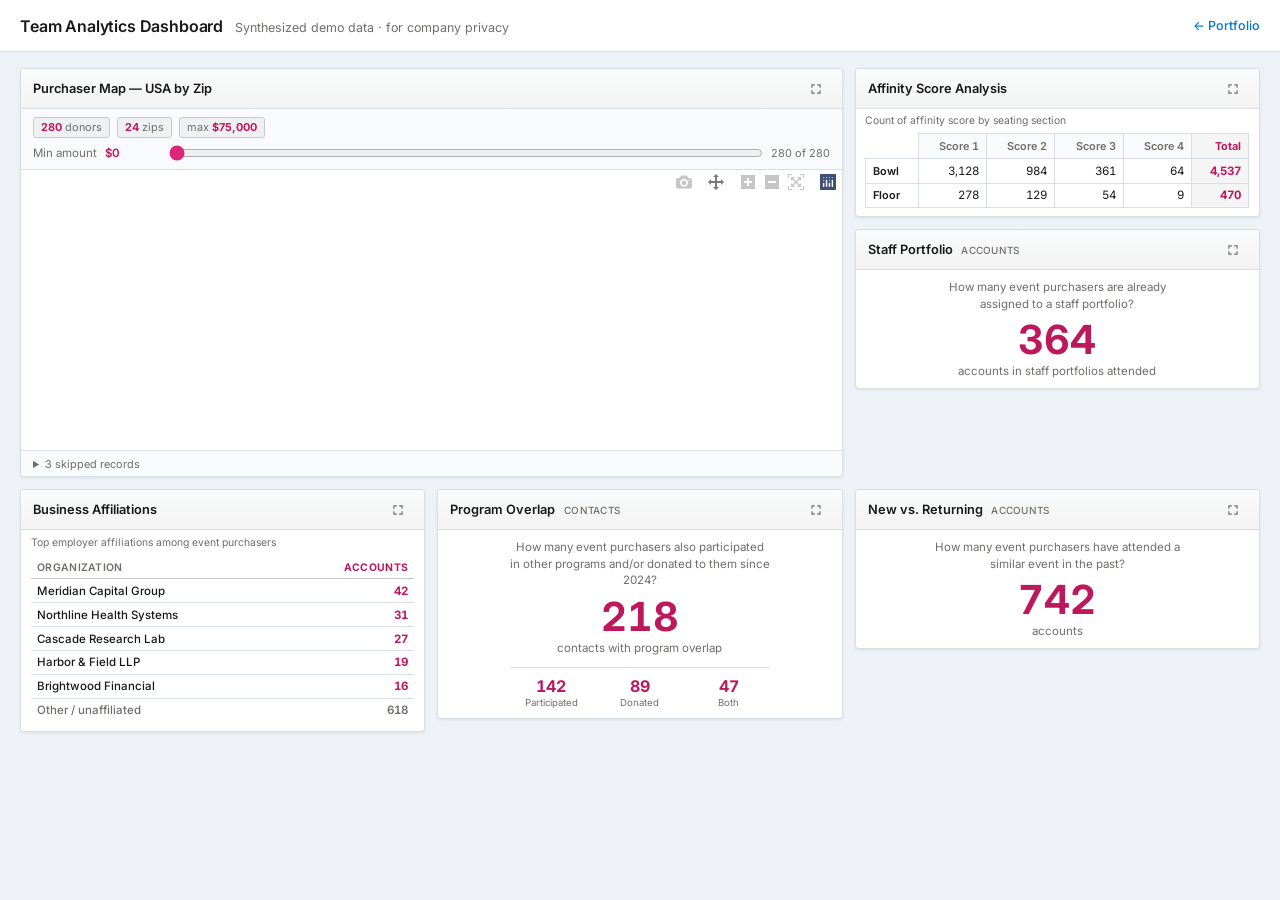
<file: dashboard/index.html>
<!DOCTYPE html>
<html lang="en">
<head>
  <meta charset="UTF-8" />
  <meta name="viewport" content="width=device-width, initial-scale=1.0" />
  <title>Team Analytics Dashboard — Case Study</title>
  <link rel="preconnect" href="https://fonts.googleapis.com">
  <link rel="preconnect" href="https://fonts.gstatic.com" crossorigin>
  <link href="https://fonts.googleapis.com/css2?family=Inter:wght@400;500;600;700&display=swap" rel="stylesheet">
  <script src="https://cdn.plot.ly/plotly-2.35.2.min.js"></script>
  <link rel="stylesheet" href="css/dashboard.css" />
</head>
<body>
  <header class="dashboard-header">
    <div class="dashboard-title-row">
      <h1>Team Analytics Dashboard</h1>
      <span class="subtitle">Synthesized demo data · for company privacy</span>
    </div>
    <a class="back-link" href="../index.html">← Portfolio</a>
  </header>

  <main class="dashboard-main">
    <div class="widget-grid">

      <section class="widget widget-wide" data-widget="donor-map" id="donor-map-widget">
        <div class="widget-header">
          <h2>Purchaser Map — USA by Zip</h2>
          <div class="widget-actions"></div>
        </div>

        <div class="widget-toolbar">
          <div class="widget-stats" id="map-stats"></div>
          <div class="widget-filter">
            <label for="min-amt-slider">Min amount</label>
            <span class="amt-label" id="min-amt-label">$0</span>
            <input type="range" id="min-amt-slider" min="0" max="75000" step="50" value="0" />
            <span class="filter-count" id="filter-count"></span>
          </div>
        </div>

        <div class="widget-body">
          <div class="widget-loading" id="map-loading">Loading map…</div>
          <div id="map" class="map-chart" style="display:none"></div>
        </div>

        <footer class="widget-footer">
          <details id="map-skipped" hidden>
            <summary></summary>
            <ul></ul>
          </details>
        </footer>
      </section>

      <div class="widget-sidebar">

      <section class="widget widget-compact" data-widget="iwave-analysis" id="iwave-widget">
        <div class="widget-header">
          <h2>Affinity Score Analysis</h2>
          <div class="widget-actions"></div>
        </div>
        <div class="widget-body widget-body-table">
          <p class="iwave-caption">Count of affinity score by seating section</p>
          <div class="iwave-table-wrap">
            <table class="iwave-table" id="iwave-table" aria-label="Affinity score analysis"></table>
          </div>
        </div>
      </section>

      <section class="widget widget-compact" data-widget="staff-portfolio" id="staff-portfolio-widget">
        <div class="widget-header">
          <h2>Staff Portfolio <span class="widget-badge">Accounts</span></h2>
          <div class="widget-actions"></div>
        </div>
        <div class="widget-body widget-body-metric">
          <p class="metric-question">How many event purchasers are already assigned to a staff portfolio?</p>
          <p class="metric-value">364</p>
          <p class="metric-label">accounts in staff portfolios attended</p>
        </div>
      </section>

      </div>

      <section class="widget widget-narrow widget-compact widget-row-2" data-widget="business-affiliations" id="business-affiliations-widget">
        <div class="widget-header">
          <h2>Business Affiliations</h2>
          <div class="widget-actions"></div>
        </div>
        <div class="widget-body widget-body-list">
          <p class="list-caption">Top employer affiliations among event purchasers</p>
          <table class="rank-table" aria-label="Business affiliations">
            <thead>
              <tr>
                <th scope="col">Organization</th>
                <th scope="col" class="num">Accounts</th>
              </tr>
            </thead>
            <tbody>
              <tr>
                <th scope="row">Meridian Capital Group</th>
                <td class="num">42</td>
              </tr>
              <tr>
                <th scope="row">Northline Health Systems</th>
                <td class="num">31</td>
              </tr>
              <tr>
                <th scope="row">Cascade Research Lab</th>
                <td class="num">27</td>
              </tr>
              <tr>
                <th scope="row">Harbor &amp; Field LLP</th>
                <td class="num">19</td>
              </tr>
              <tr>
                <th scope="row">Brightwood Financial</th>
                <td class="num">16</td>
              </tr>
              <tr>
                <th scope="row">Other / unaffiliated</th>
                <td class="num">618</td>
              </tr>
            </tbody>
          </table>
        </div>
      </section>

      <section class="widget widget-narrow widget-compact widget-row-2" data-widget="program-overlap" id="program-overlap-widget">
        <div class="widget-header">
          <h2>Program Overlap <span class="widget-badge">Contacts</span></h2>
          <div class="widget-actions"></div>
        </div>
        <div class="widget-body widget-body-metric">
          <p class="metric-question">How many event purchasers also participated in other programs and/or donated to them since 2024?</p>
          <p class="metric-value">218</p>
          <p class="metric-label">contacts with program overlap</p>
          <div class="metric-split" aria-label="Overlap breakdown">
            <div class="metric-split-item">
              <span class="metric-split-value">142</span>
              <span class="metric-split-label">Participated</span>
            </div>
            <div class="metric-split-item">
              <span class="metric-split-value">89</span>
              <span class="metric-split-label">Donated</span>
            </div>
            <div class="metric-split-item">
              <span class="metric-split-value">47</span>
              <span class="metric-split-label">Both</span>
            </div>
          </div>
        </div>
      </section>

      <section class="widget widget-narrow widget-compact widget-row-2" data-widget="new-returning" id="new-returning-widget">
        <div class="widget-header">
          <h2>New vs. Returning <span class="widget-badge">Accounts</span></h2>
          <div class="widget-actions"></div>
        </div>
        <div class="widget-body widget-body-metric">
          <p class="metric-question">How many event purchasers have attended a similar event in the past?</p>
          <p class="metric-value">742</p>
          <p class="metric-label">accounts</p>
        </div>
      </section>

    </div>
  </main>

  <script src="map-data.js"></script>
  <script src="js/dashboard.js"></script>
  <script src="js/iwave-analysis.js"></script>
  <script src="js/donor-map.js"></script>
  <script>
    document.addEventListener("DOMContentLoaded", () => {
      Dashboard.init();

      if (!window.CONCERT_MAP_DATA) {
        document.getElementById("map-loading").className = "widget-loading error";
        document.getElementById("map-loading").textContent = "Map data failed to load.";
        return;
      }

      DonorMapWidget.init(window.CONCERT_MAP_DATA);
      IwaveAnalysisWidget.init();
    });
  </script>
</body>
</html>
</file>
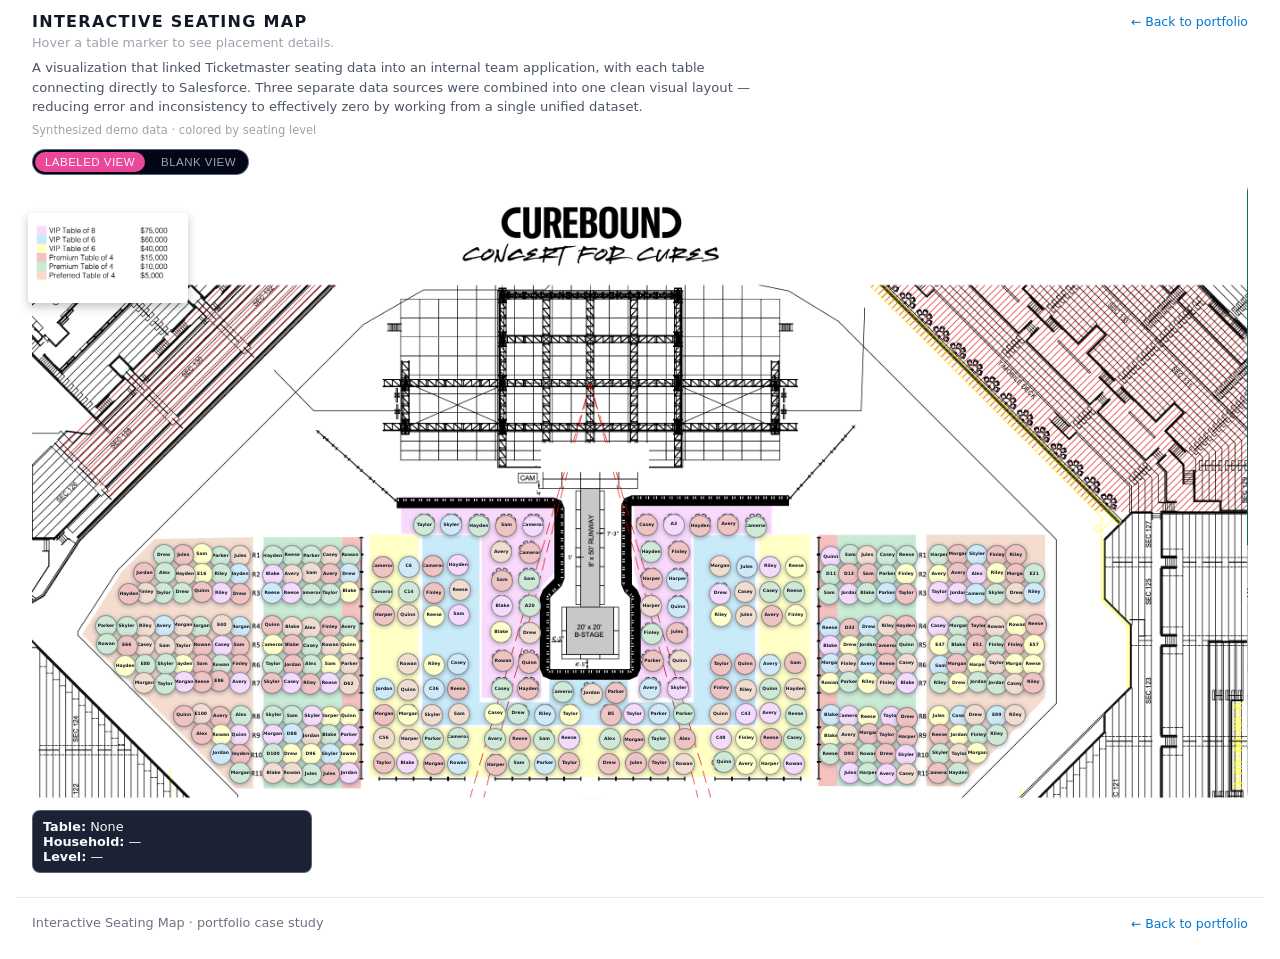
<file: interactivetablemap/index.html>
<!DOCTYPE html>
<html lang="en">
<head>
  <meta charset="UTF-8" />
  <title>Interactive Seating Map</title>
  <meta name="viewport" content="width=device-width, initial-scale=1" />
  <style>
    * { box-sizing: border-box; }

    body {
      margin: 0;
      font-family: system-ui, -apple-system, BlinkMacSystemFont, "Segoe UI", sans-serif;
      background: #ffffff;
      color: #111827;
      display: flex;
      flex-direction: column;
      align-items: center;
      min-height: 100vh;
    }

    header {
      width: 100%;
      max-width: 1400px;
      padding: 12px 16px 4px;
      display: flex;
      align-items: flex-start;
      justify-content: space-between;
      gap: 1rem;
    }

    .header-copy {
      min-width: 0;
      max-width: 52rem;
    }

    h1 {
      margin: 0;
      font-size: 1rem;
      font-weight: 600;
      letter-spacing: 0.08em;
      text-transform: uppercase;
    }

    p {
      margin: 4px 0 0;
      font-size: 0.8rem;
      color: #9ca3af;
    }

    .case-desc {
      margin-top: 8px;
      font-size: 0.82rem;
      line-height: 1.5;
      color: #4b5563;
      max-width: 46rem;
    }

    .back-link {
      flex-shrink: 0;
      margin-top: 2px;
      font-size: 0.78rem;
      font-weight: 500;
      color: #0176d3;
      text-decoration: none;
      white-space: nowrap;
    }

    .back-link:hover {
      color: #014486;
      text-decoration: underline;
    }

    .case-footer {
      width: 100%;
      max-width: 1400px;
      padding: 16px 16px 28px;
      margin-top: 8px;
      border-top: 1px solid #e5e7eb;
      display: flex;
      align-items: center;
      justify-content: space-between;
      gap: 1rem;
    }

    .case-footer p {
      margin: 0;
      color: #6b7280;
    }

    main {
      width: 100%;
      max-width: 1400px;
      padding: 4px 16px 16px;
      position: relative;
    }

    #map-container {
      position: relative;
      display: block;
      margin: 0 auto;
      max-width: 95vw;
      border-radius: 10px;
      overflow: hidden;
      background: #111;
    }

    #map-image {
      display: block;
      width: 100%;
      max-width: 100%;
      height: auto;
      user-select: none;
      pointer-events: none;
    }

    .seat-dot {
      position: absolute;
      width: 22px;
      height: 22px;
      border-radius: 999px;
      transform: translate(-50%, -50%);
      background: #ff964b;
      border: 1.5px solid rgba(17, 24, 39, 0.35);
      box-shadow: 0 1px 4px rgba(15, 23, 42, 0.35);
      cursor: pointer;
      transition: transform 120ms ease-out, box-shadow 120ms ease-out;
      display: flex;
      align-items: center;
      justify-content: center;
      padding: 1px;
      color: #111827;
      font-size: 4.5px;
      font-weight: 600;
      text-align: center;
      line-height: 1.05;
      white-space: normal;
      word-break: keep-all;
      overflow: hidden;
      z-index: 2;
    }

    .seat-dot:hover {
      transform: translate(-50%, -50%) scale(1.22);
      box-shadow: 0 0 0 3px rgba(17, 24, 39, 0.22);
      z-index: 10;
    }

    #tooltip {
      position: absolute;
      min-width: 160px;
      max-width: 260px;
      padding: 6px 8px;
      border-radius: 8px;
      font-size: 0.75rem;
      background: rgba(15, 23, 42, 0.96);
      color: #f9fafb;
      border: 1px solid rgba(148, 163, 184, 0.7);
      box-shadow: 0 10px 25px rgba(15, 23, 42, 0.95);
      transform: translate(-50%, calc(-100% - 10px));
      pointer-events: none;
      z-index: 20;
    }

    #tooltip.hidden {
      opacity: 0;
      visibility: hidden;
    }

    #tooltip-title {
      font-weight: 600;
      margin-bottom: 2px;
    }

    #tooltip-body {
      color: #e5e7eb;
    }

    #sidebar {
      margin-top: 8px;
      padding: 8px 10px;
      border-radius: 8px;
      background: rgba(15, 23, 42, 0.95);
      border: 1px solid rgba(148, 163, 184, 0.5);
      font-size: 0.8rem;
      color: #f9fafb;
      max-width: 280px;
    }

    #sidebar strong { font-weight: 600; }

    .view-tabs {
      display: inline-flex;
      gap: 6px;
      margin: 4px 0 6px;
      padding: 2px;
      border-radius: 999px;
      background: #020617;
      border: 1px solid rgba(148, 163, 184, 0.6);
    }

    .tab-button {
      border: none;
      border-radius: 999px;
      padding: 4px 10px;
      font-size: 0.72rem;
      font-weight: 500;
      letter-spacing: 0.04em;
      text-transform: uppercase;
      cursor: pointer;
      background: transparent;
      color: #9ca3af;
      transition: background-color 120ms ease-out, color 120ms ease-out;
    }

    .tab-button.active {
      background: #ec4899;
      color: #faf5ff;
    }

    .tab-button:not(.active):hover { color: #e5e7eb; }

    #legend {
      position: absolute;
      left: 12px;
      top: 72px;
      max-width: 160px;
      background: #ffffff;
      padding: 4px;
      border-radius: 4px;
      box-shadow: 0 4px 10px rgba(15, 23, 42, 0.25);
      z-index: 5;
    }

    #legend img {
      display: block;
      width: 100%;
      height: auto;
    }

    .privacy-note {
      color: #9ca3af;
      font-size: 0.72rem;
      margin-top: 6px;
    }
  </style>
</head>
<body>
  <div id="content-root">
    <header>
      <div class="header-copy">
        <h1>Interactive Seating Map</h1>
        <p>Hover a table marker to see placement details.</p>
        <p class="case-desc">
          A visualization that linked Ticketmaster seating data into an internal team application,
          with each table connecting directly to Salesforce. Three separate data sources were
          combined into one clean visual layout — reducing error and inconsistency to effectively
          zero by working from a single unified dataset.
        </p>
        <p class="privacy-note">Synthesized demo data · colored by seating level</p>
      </div>
      <a class="back-link" href="../index.html">← Back to portfolio</a>
    </header>

    <main>
      <div class="view-tabs">
        <button id="tab-labeled" class="tab-button active" type="button">Labeled View</button>
        <button id="tab-blank" class="tab-button" type="button">Blank View</button>
      </div>

      <div id="map-container">
        <img id="map-image" src="map.png" alt="Interactive event seating map" />
        <div id="tooltip" class="hidden">
          <div id="tooltip-title"></div>
          <div id="tooltip-body"></div>
        </div>
      </div>

      <div id="sidebar">
        <div><strong>Table:</strong> <span id="current-table">None</span></div>
        <div><strong>Household:</strong> <span id="current-household">—</span></div>
        <div><strong>Level:</strong> <span id="current-level">—</span></div>
      </div>

      <div id="legend">
        <img src="key.png" alt="Seating level legend" />
      </div>
    </main>

    <footer class="case-footer">
      <p>Interactive Seating Map · portfolio case study</p>
      <a class="back-link" href="../index.html">← Back to portfolio</a>
    </footer>
  </div>

  <script src="synthetic-data.js"></script>
  <script>
    const mapContainer = document.getElementById("map-container");
    const mapImage = document.getElementById("map-image");
    const tooltip = document.getElementById("tooltip");
    const tooltipTitle = document.getElementById("tooltip-title");
    const tooltipBody = document.getElementById("tooltip-body");
    const currentTableEl = document.getElementById("current-table");
    const currentHouseholdEl = document.getElementById("current-household");
    const currentLevelEl = document.getElementById("current-level");
    const tabLabeled = document.getElementById("tab-labeled");
    const tabBlank = document.getElementById("tab-blank");

    let currentView = "labeled";
    let tables = [];

    function setDetails(table) {
      if (!table) {
        currentTableEl.textContent = "None";
        currentHouseholdEl.textContent = "—";
        currentLevelEl.textContent = "—";
        return;
      }
      currentTableEl.textContent = table.tableId;
      currentHouseholdEl.textContent = table.household || "—";
      currentLevelEl.textContent = table.tierLabel + " · " + table.price;
    }

    function showTooltipAtMouse(event, table) {
      tooltipTitle.textContent = "Table " + table.tableId;
      const notes = table.notes ? "<br/><em>" + table.notes + "</em>" : "";
      tooltipBody.innerHTML =
        (table.household || "—") +
        "<br/>" +
        table.tierLabel +
        " · " +
        table.price +
        notes;

      tooltip.style.left = event.clientX - mapContainer.getBoundingClientRect().left + "px";
      tooltip.style.top = event.clientY - mapContainer.getBoundingClientRect().top + "px";
      tooltip.classList.remove("hidden");
    }

    function hideTooltip() {
      tooltip.classList.add("hidden");
    }

    function buildDots() {
      Array.from(document.querySelectorAll(".seat-dot")).forEach((d) => d.remove());

      tables.forEach((table) => {
        const dot = document.createElement("div");
        dot.className = "seat-dot";
        dot.style.left = table.x + "%";
        dot.style.top = table.y + "%";
        dot.style.background = table.color;
        dot.dataset.tableId = table.tableId;
        dot.textContent =
          currentView === "blank"
            ? ""
            : table.household === "Available"
              ? table.tableId
              : (table.household || table.tableId).split(" ")[0];

        dot.addEventListener("mouseenter", (event) => {
          setDetails(table);
          showTooltipAtMouse(event, table);
        });
        dot.addEventListener("mousemove", (event) => showTooltipAtMouse(event, table));
        dot.addEventListener("mouseleave", hideTooltip);

        mapContainer.appendChild(dot);
      });
    }

    function setView(view) {
      if (view === currentView) return;
      currentView = view;
      tabLabeled.classList.toggle("active", view === "labeled");
      tabBlank.classList.toggle("active", view === "blank");
      buildDots();
    }

    function init() {
      const data = window.SEATING_MAP_DATA;
      if (!data || !data.tables || !data.tables.length) {
        console.error("Synthetic seating data failed to load.");
        return;
      }
      tables = data.tables;
      buildDots();
    }

    mapImage.addEventListener("load", init);
    if (mapImage.complete) init();

    mapContainer.addEventListener("click", () => {
      setDetails(null);
      hideTooltip();
    });

    tabLabeled.addEventListener("click", () => setView("labeled"));
    tabBlank.addEventListener("click", () => setView("blank"));
  </script>
</body>
</html>
</file>
<file: dashboard/css/dashboard.css>
* { box-sizing: border-box; margin: 0; padding: 0; }

/* ── Light theme ── */
:root {
  --bg: #eef1f6;
  --surface: #ffffff;
  --widget-bg: #ffffff;
  --widget-header-bg: linear-gradient(180deg, #fafbfc 0%, #f3f3f3 100%);
  --toolbar-bg: #f9fafb;
  --footer-bg: #f9fafb;
  --stats-pill-bg: rgba(0, 0, 0, 0.04);
  --border: #d8dde6;
  --border-light: #c9c9c9;
  --text: #181818;
  --muted: #706e6b;
  --accent: #be185d;
  --accent-strong: #db2777;
  --link: #0176d3;
  --link-hover: #014486;
  --footer-text: #706e6b;
  --error: #c23934;
  --shadow: rgba(0, 0, 0, 0.08);
  --shadow-hover: rgba(0, 0, 0, 0.14);
  --backdrop: rgba(0, 0, 0, 0.35);
  --btn-hover-bg: rgba(190, 24, 93, 0.08);
  --header-h: 52px;
}

body {
  font-family: "Inter", system-ui, -apple-system, sans-serif;
  background: var(--bg);
  color: var(--text);
  min-height: 100vh;
  transition: background 0.2s, color 0.2s;
}

body.widget-expanded { overflow: hidden; }

/* ── Dashboard chrome ── */
.dashboard-header {
  display: flex;
  align-items: center;
  justify-content: space-between;
  height: var(--header-h);
  padding: 0 1.25rem;
  background: var(--surface);
  border-bottom: 1px solid var(--border);
  transition: background 0.2s, border-color 0.2s;
}

.dashboard-header h1 {
  font-size: 1rem;
  font-weight: 600;
  letter-spacing: -0.01em;
}

.dashboard-header .subtitle {
  font-size: 0.78rem;
  color: var(--muted);
  margin-left: 0.75rem;
  font-weight: 400;
}

.dashboard-title-row {
  display: flex;
  align-items: baseline;
}

.back-link {
  font-size: 0.78rem;
  font-weight: 500;
  color: var(--link);
  text-decoration: none;
}

.back-link:hover {
  color: var(--link-hover);
  text-decoration: underline;
}

.dashboard-main {
  padding: 1rem 1.25rem 1.5rem;
}

/* ── Widget grid (Salesforce-style) ── */
.widget-grid {
  display: grid;
  grid-template-columns: repeat(12, 1fr);
  gap: 0.75rem;
  align-items: stretch;
}

.widget {
  grid-column: span 6;
  display: flex;
  flex-direction: column;
  background: var(--widget-bg);
  border: 1px solid var(--border);
  border-radius: 4px;
  box-shadow: 0 1px 3px var(--shadow);
  min-height: 380px;
  overflow: hidden;
  transition: box-shadow 0.2s, background 0.2s, border-color 0.2s;
}

.widget:hover {
  box-shadow: 0 2px 8px var(--shadow-hover);
}

.widget-wide { grid-column: span 8; }
.widget-full { grid-column: span 12; }
.widget-narrow { grid-column: span 4; }

.widget-sidebar {
  grid-column: span 4;
  grid-row: 1;
  display: flex;
  flex-direction: column;
  gap: 0.75rem;
  align-self: start;
}

.widget-sidebar > .widget {
  width: 100%;
  min-height: 0;
}

/* Row 2: Business | Challenge | New vs Returning — same row, flush */
#donor-map-widget {
  grid-column: span 8;
  grid-row: 1;
}

.widget-row-2 {
  grid-row: 2;
  align-self: stretch;
}

#new-returning-widget {
  align-self: start;
  height: fit-content;
}

.widget-compact {
  min-height: 0;
  height: fit-content;
  align-self: start;
}

.widget-compact .widget-body {
  flex: 0 0 auto;
  min-height: 0;
  position: static;
}

@media (max-width: 1100px) {
  .widget,
  .widget-wide,
  .widget-narrow,
  .widget-sidebar { grid-column: span 12; }
}

/* ── Widget header (SF report bar) ── */
.widget-header {
  display: flex;
  align-items: center;
  justify-content: space-between;
  min-height: 40px;
  padding: 0 0.75rem;
  background: var(--widget-header-bg);
  border-bottom: 1px solid var(--border);
  flex-shrink: 0;
}

.widget-header h2 {
  font-size: 0.8rem;
  font-weight: 600;
  color: var(--text);
  white-space: nowrap;
  overflow: hidden;
  text-overflow: ellipsis;
}

.widget-title-link {
  color: var(--link);
  text-decoration: none;
}

.widget-title-link:hover {
  color: var(--link-hover);
  text-decoration: underline;
}

.widget-title-link .widget-badge {
  color: var(--muted);
}

.widget-title-link:hover .widget-badge {
  color: var(--muted);
}

.widget-actions {
  display: flex;
  align-items: center;
  gap: 0.25rem;
  flex-shrink: 0;
}

.widget-btn {
  display: flex;
  align-items: center;
  justify-content: center;
  width: 28px;
  height: 28px;
  border: none;
  border-radius: 4px;
  background: transparent;
  color: var(--muted);
  cursor: pointer;
  transition: background 0.15s, color 0.15s;
}

.widget-btn:hover {
  background: var(--btn-hover-bg);
  color: var(--accent);
}

.widget-btn svg {
  width: 14px;
  height: 14px;
  fill: currentColor;
}

/* ── Widget toolbar & body ── */
.widget-toolbar {
  padding: 0.5rem 0.75rem;
  border-bottom: 1px solid var(--border);
  background: var(--toolbar-bg);
  flex-shrink: 0;
}

.widget-stats {
  display: flex;
  flex-wrap: wrap;
  gap: 0.4rem;
  margin-bottom: 0.45rem;
  font-size: 0.68rem;
}

.widget-stats span {
  background: var(--stats-pill-bg);
  border: 1px solid var(--border-light);
  border-radius: 3px;
  padding: 0.15rem 0.45rem;
  color: var(--muted);
}

.widget-stats strong { color: var(--accent); }

.widget-filter {
  display: flex;
  align-items: center;
  gap: 0.5rem;
  font-size: 0.72rem;
  color: var(--muted);
}

.widget-filter input[type="range"] {
  flex: 1;
  min-width: 80px;
  accent-color: var(--accent-strong);
  cursor: pointer;
}

.widget-filter .amt-label {
  color: var(--accent);
  font-weight: 600;
  min-width: 3.5rem;
}

.widget-filter .filter-count {
  font-size: 0.68rem;
  white-space: nowrap;
}

.widget-body {
  flex: 1;
  position: relative;
  min-height: 280px;
}

.widget-body .map-chart {
  position: absolute;
  inset: 0;
  width: 100%;
  height: 100%;
}

.widget-loading {
  position: absolute;
  inset: 0;
  display: flex;
  align-items: center;
  justify-content: center;
  color: var(--muted);
  font-size: 0.85rem;
}

.widget-loading.error { color: var(--error); }

/* ── Placeholder widgets ── */
.widget-placeholder .widget-body {
  display: flex;
  align-items: center;
  justify-content: center;
  min-height: 200px;
}

.placeholder-inner {
  text-align: center;
  color: var(--muted);
  font-size: 0.8rem;
}

.placeholder-inner .icon {
  font-size: 1.5rem;
  margin-bottom: 0.5rem;
  opacity: 0.4;
}

.widget-badge {
  font-size: 0.62rem;
  font-weight: 500;
  color: var(--muted);
  margin-left: 0.35rem;
  text-transform: uppercase;
  letter-spacing: 0.03em;
}

.placeholder-question {
  padding: 0 0.5rem;
  max-width: 280px;
}

.placeholder-question-text {
  font-size: 0.75rem;
  line-height: 1.45;
  color: var(--text);
  margin-bottom: 0.75rem;
}

.placeholder-soon {
  font-size: 0.72rem;
  color: var(--muted);
}

/* ── Metric widgets (KPI) ── */
.widget-body-metric {
  display: flex;
  flex-direction: column;
  align-items: center;
  justify-content: center;
  text-align: center;
  padding: 0.6rem 1rem 0.65rem;
}

.widget-compact .widget-body-metric {
  padding: 0.55rem 0.85rem 0.6rem;
}

.metric-question {
  font-size: 0.72rem;
  line-height: 1.45;
  color: var(--muted);
  margin-bottom: 0.5rem;
  max-width: 260px;
}

.metric-value {
  font-size: 2.5rem;
  font-weight: 700;
  color: var(--accent);
  line-height: 1;
  font-variant-numeric: tabular-nums;
}

.metric-label {
  margin-top: 0.25rem;
  font-size: 0.72rem;
  color: var(--muted);
}

/* ── Fullscreen expand ── */
.widget.widget-fullscreen {
  position: fixed;
  inset: 0;
  z-index: 1000;
  width: 100% !important;
  height: 100% !important;
  max-width: none;
  min-height: 100vh;
  border-radius: 0;
  border: none;
  grid-column: auto !important;
}

.widget.widget-fullscreen .widget-body {
  min-height: 0;
}

.widget.widget-fullscreen .widget-btn-expand { display: none; }
.widget.widget-fullscreen .widget-btn-collapse { display: flex; }
.widget:not(.widget-fullscreen) .widget-btn-collapse { display: none; }

.fullscreen-backdrop {
  display: none;
  position: fixed;
  inset: 0;
  z-index: 999;
  background: var(--backdrop);
}

.fullscreen-backdrop.visible { display: block; }

/* ── Skipped log (collapsed in widget footer) ── */
.widget-footer {
  flex-shrink: 0;
  border-top: 1px solid var(--border);
}

.widget-footer details {
  font-size: 0.68rem;
  color: var(--footer-text);
}

.widget-footer summary {
  padding: 0.35rem 0.75rem;
  cursor: pointer;
  color: var(--muted);
  background: var(--footer-bg);
}

.widget-footer summary:hover { color: var(--accent); }

.widget-footer ul {
  padding: 0.35rem 0.75rem 0.5rem 1.5rem;
  max-height: 80px;
  overflow-y: auto;
  background: var(--footer-bg);
}

.widget.widget-fullscreen .widget-footer ul {
  max-height: 120px;
}

/* ── I-wave analysis table ── */
.widget-body-table {
  display: block;
  padding: 0.45rem 0.65rem 0.55rem;
}

.widget-compact .widget-body-table {
  padding: 0.4rem 0.6rem 0.5rem;
}

.iwave-caption {
  font-size: 0.65rem;
  color: var(--muted);
  margin-bottom: 0.35rem;
  line-height: 1.2;
}

.iwave-table-wrap {
  overflow-x: auto;
}

.iwave-table {
  width: 100%;
  border-collapse: collapse;
  font-size: 0.72rem;
  font-variant-numeric: tabular-nums;
}

.iwave-table th,
.iwave-table td {
  padding: 0.3rem 0.45rem;
  border: 1px solid var(--border);
  text-align: right;
}

.iwave-table th {
  background: var(--toolbar-bg);
  color: var(--muted);
  font-weight: 600;
  font-size: 0.68rem;
}

.iwave-table .iwave-corner {
  border-left: none;
  border-top: none;
  background: transparent;
}

.iwave-table .iwave-row-label {
  text-align: left;
  color: var(--text);
  font-weight: 600;
  background: var(--widget-bg);
  white-space: nowrap;
}

.iwave-table td {
  color: var(--text);
  background: var(--widget-bg);
}

.iwave-table .iwave-total-col {
  font-weight: 700;
  color: var(--accent);
  background: var(--stats-pill-bg);
}

.iwave-table tbody tr:hover td,
.iwave-table tbody tr:hover .iwave-row-label {
  background: var(--btn-hover-bg);
}

/* ── Ranked list (business affiliations) ── */
.widget-body-list {
  display: block;
  padding: 0.45rem 0.65rem 0.55rem;
  min-height: 0;
}

.list-caption {
  font-size: 0.65rem;
  color: var(--muted);
  margin-bottom: 0.4rem;
  line-height: 1.2;
}

.rank-table {
  width: 100%;
  border-collapse: collapse;
  font-size: 0.72rem;
  font-variant-numeric: tabular-nums;
}

.rank-table th,
.rank-table td {
  padding: 0.28rem 0.35rem;
  border-bottom: 1px solid var(--border);
  text-align: left;
}

.rank-table thead th {
  color: var(--muted);
  font-size: 0.65rem;
  font-weight: 600;
  text-transform: uppercase;
  letter-spacing: 0.03em;
  border-bottom-color: var(--border-light);
}

.rank-table tbody th {
  font-weight: 500;
  color: var(--text);
}

.rank-table .num {
  text-align: right;
  font-weight: 700;
  color: var(--accent);
  width: 4.5rem;
}

.rank-table tbody tr:last-child th,
.rank-table tbody tr:last-child td {
  border-bottom: none;
  color: var(--muted);
}

.rank-table tbody tr:last-child .num {
  color: var(--muted);
  font-weight: 600;
}

.rank-table tbody tr:hover th,
.rank-table tbody tr:hover td {
  background: var(--btn-hover-bg);
}

/* ── Metric split (program overlap) ── */
.metric-split {
  display: grid;
  grid-template-columns: repeat(3, 1fr);
  gap: 0.4rem;
  width: 100%;
  max-width: 260px;
  margin-top: 0.75rem;
  padding-top: 0.65rem;
  border-top: 1px solid var(--border);
}

.metric-split-item {
  display: flex;
  flex-direction: column;
  align-items: center;
  gap: 0.15rem;
}

.metric-split-value {
  font-size: 1rem;
  font-weight: 700;
  color: var(--accent);
  font-variant-numeric: tabular-nums;
  line-height: 1;
}

.metric-split-label {
  font-size: 0.6rem;
  color: var(--muted);
  text-align: center;
  line-height: 1.2;
}
</file>
